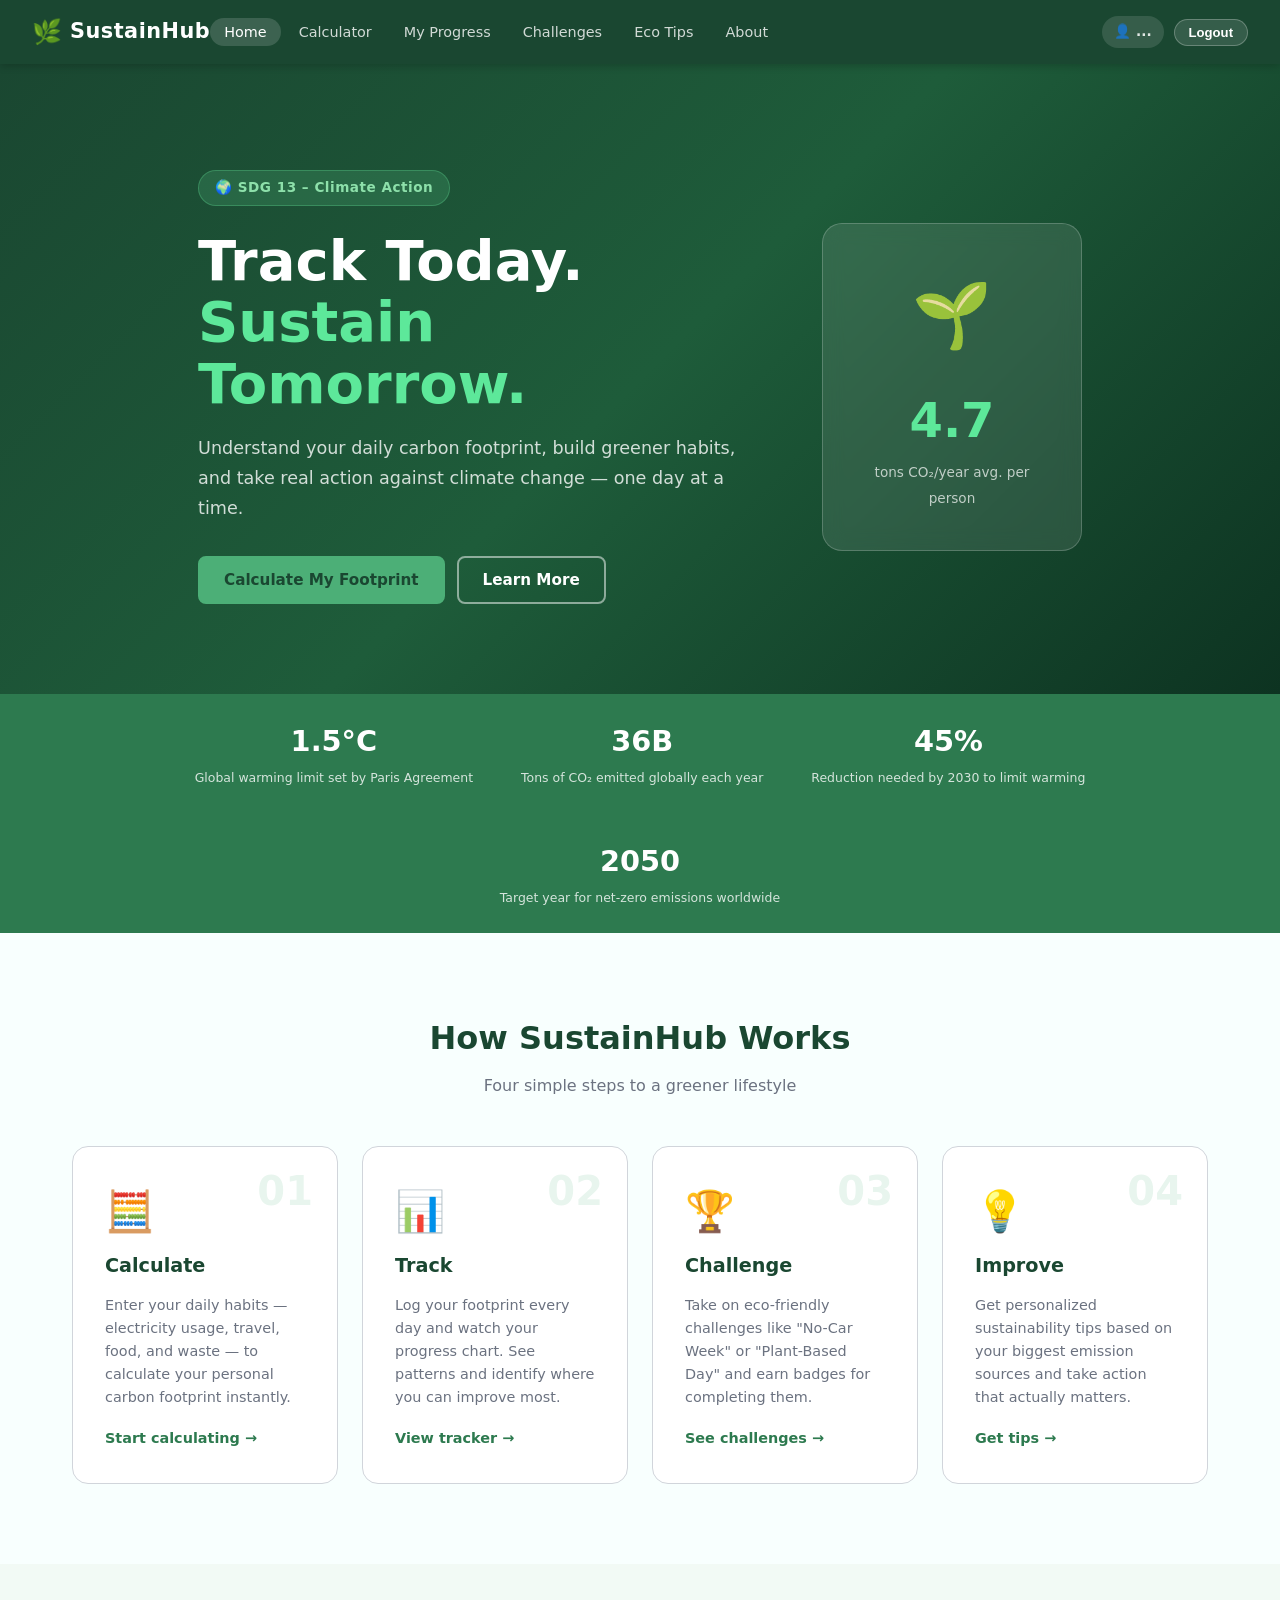
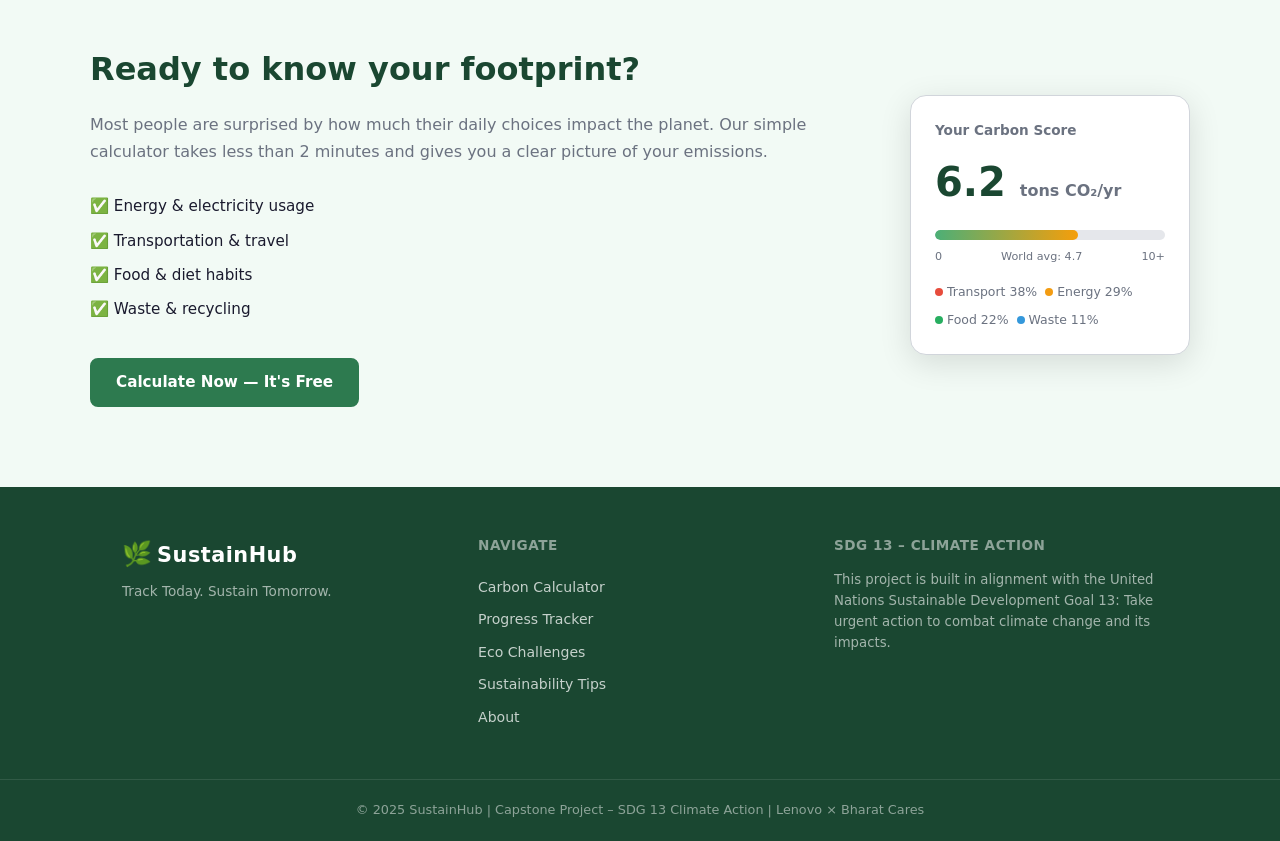
<file: index.html>
<!DOCTYPE html>
<html lang="en">
<head>
  <meta charset="UTF-8" />
  <meta name="viewport" content="width=device-width, initial-scale=1.0" />
  <title>SustainHub – Track Today. Sustain Tomorrow.</title>
  <link rel="stylesheet" href="style.css" />
  <link rel="stylesheet" href="https://cdnjs.cloudflare.com/ajax/libs/font-awesome/6.5.0/css/all.min.css" />
</head>
<body>

  <!-- NAV -->
  <nav class="navbar">
    <div class="nav-brand">
      <span class="leaf-icon">🌿</span>
      <span class="brand-name">SustainHub</span>
    </div>
    <ul class="nav-links">
      <li><a href="index.html" class="active">Home</a></li>
      <li><a href="calculator.html">Calculator</a></li>
      <li><a href="tracker.html">My Progress</a></li>
      <li><a href="challenges.html">Challenges</a></li>
      <li><a href="tips.html">Eco Tips</a></li>
      <li><a href="about.html">About</a></li>
    </ul>
    <button class="hamburger" id="hamburger" aria-label="Menu">&#9776;</button>
    <div class="nav-user">
      <span class="nav-username-badge">👤 <span id="nav-username">...</span></span>
      <button class="btn-logout">Logout</button>
    </div>
  </nav>

  <!-- HERO -->
  <section class="hero">
    <div class="hero-content">
      <div class="hero-badge">🌍 SDG 13 – Climate Action</div>
      <h1>Track Today.<br><span class="highlight">Sustain Tomorrow.</span></h1>
      <p class="hero-sub">Understand your daily carbon footprint, build greener habits, and take real action against climate change — one day at a time.</p>
      <div class="hero-cta">
        <a href="calculator.html" class="btn btn-primary">Calculate My Footprint</a>
        <a href="about.html" class="btn btn-outline">Learn More</a>
      </div>
    </div>
    <div class="hero-visual">
      <div class="earth-card">
        <div class="earth-emoji">🌱</div>
        <div class="earth-stat">
          <span class="stat-num" id="co2-counter">4.7</span>
          <span class="stat-label">tons CO₂/year avg. per person</span>
        </div>
      </div>
    </div>
  </section>

  <!-- STATS STRIP -->
  <section class="stats-strip">
    <div class="stat-item">
      <span class="stat-big">1.5°C</span>
      <span class="stat-desc">Global warming limit set by Paris Agreement</span>
    </div>
    <div class="stat-item">
      <span class="stat-big">36B</span>
      <span class="stat-desc">Tons of CO₂ emitted globally each year</span>
    </div>
    <div class="stat-item">
      <span class="stat-big">45%</span>
      <span class="stat-desc">Reduction needed by 2030 to limit warming</span>
    </div>
    <div class="stat-item">
      <span class="stat-big">2050</span>
      <span class="stat-desc">Target year for net-zero emissions worldwide</span>
    </div>
  </section>

  <!-- HOW IT WORKS -->
  <section class="section how-it-works">
    <h2 class="section-title">How SustainHub Works</h2>
    <p class="section-sub">Four simple steps to a greener lifestyle</p>
    <div class="steps-grid">
      <div class="step-card">
        <div class="step-icon">🧮</div>
        <div class="step-num">01</div>
        <h3>Calculate</h3>
        <p>Enter your daily habits — electricity usage, travel, food, and waste — to calculate your personal carbon footprint instantly.</p>
        <a href="calculator.html" class="step-link">Start calculating →</a>
      </div>
      <div class="step-card">
        <div class="step-icon">📊</div>
        <div class="step-num">02</div>
        <h3>Track</h3>
        <p>Log your footprint every day and watch your progress chart. See patterns and identify where you can improve most.</p>
        <a href="tracker.html" class="step-link">View tracker →</a>
      </div>
      <div class="step-card">
        <div class="step-icon">🏆</div>
        <div class="step-num">03</div>
        <h3>Challenge</h3>
        <p>Take on eco-friendly challenges like "No-Car Week" or "Plant-Based Day" and earn badges for completing them.</p>
        <a href="challenges.html" class="step-link">See challenges →</a>
      </div>
      <div class="step-card">
        <div class="step-icon">💡</div>
        <div class="step-num">04</div>
        <h3>Improve</h3>
        <p>Get personalized sustainability tips based on your biggest emission sources and take action that actually matters.</p>
        <a href="tips.html" class="step-link">Get tips →</a>
      </div>
    </div>
  </section>

  <!-- QUICK CALCULATOR TEASER -->
  <section class="section quick-calc">
    <div class="quick-calc-inner">
      <div class="quick-calc-text">
        <h2>Ready to know your footprint?</h2>
        <p>Most people are surprised by how much their daily choices impact the planet. Our simple calculator takes less than 2 minutes and gives you a clear picture of your emissions.</p>
        <ul class="feature-list">
          <li>✅ Energy & electricity usage</li>
          <li>✅ Transportation & travel</li>
          <li>✅ Food & diet habits</li>
          <li>✅ Waste & recycling</li>
        </ul>
        <a href="calculator.html" class="btn btn-primary">Calculate Now — It's Free</a>
      </div>
      <div class="quick-calc-img">
        <div class="preview-card">
          <div class="preview-header">Your Carbon Score</div>
          <div class="preview-score">6.2 <span>tons CO₂/yr</span></div>
          <div class="preview-bar-wrap">
            <div class="preview-bar" style="width:62%"></div>
          </div>
          <div class="preview-legend">
            <span>0</span><span>World avg: 4.7</span><span>10+</span>
          </div>
          <div class="preview-sources">
            <div class="ps-item"><span class="ps-dot" style="background:#e74c3c"></span>Transport 38%</div>
            <div class="ps-item"><span class="ps-dot" style="background:#f39c12"></span>Energy 29%</div>
            <div class="ps-item"><span class="ps-dot" style="background:#27ae60"></span>Food 22%</div>
            <div class="ps-item"><span class="ps-dot" style="background:#3498db"></span>Waste 11%</div>
          </div>
        </div>
      </div>
    </div>
  </section>

  <!-- FOOTER -->
  <footer class="footer">
    <div class="footer-inner">
      <div class="footer-brand">
        <span class="leaf-icon">🌿</span>
        <span class="brand-name">SustainHub</span>
        <p>Track Today. Sustain Tomorrow.</p>
      </div>
      <div class="footer-links">
        <h4>Navigate</h4>
        <a href="calculator.html">Carbon Calculator</a>
        <a href="tracker.html">Progress Tracker</a>
        <a href="challenges.html">Eco Challenges</a>
        <a href="tips.html">Sustainability Tips</a>
        <a href="about.html">About</a>
      </div>
      <div class="footer-sdg">
        <h4>SDG 13 – Climate Action</h4>
        <p>This project is built in alignment with the United Nations Sustainable Development Goal 13: Take urgent action to combat climate change and its impacts.</p>
      </div>
    </div>
    <div class="footer-bottom">
      <p>© 2025 SustainHub | Capstone Project – SDG 13 Climate Action | Lenovo × Bharat Cares</p>
    </div>
  </footer>

  <script type="module">
  <script type="module" src="app.js"></script>
</body>
</html>
</file>
<file: style.css>
/* ============================================================
   SustainHub – style.css
   SDG 13 Climate Action | Capstone Project
   ============================================================ */

/* RESET & BASE */
*, *::before, *::after { box-sizing: border-box; margin: 0; padding: 0; }

:root {
  --green-dark:  #1a4731;
  --green-mid:   #2d7a4f;
  --green-light: #4caf77;
  --green-pale:  #e8f5ee;
  --green-xpale: #f2faf5;
  --amber:       #f59e0b;
  --red:         #e74c3c;
  --blue:        #3498db;
  --text-main:   #1a1a2e;
  --text-muted:  #6b7280;
  --border:      #d1d5db;
  --white:       #ffffff;
  --shadow:      0 2px 12px rgba(0,0,0,0.08);
  --shadow-lg:   0 8px 32px rgba(0,0,0,0.12);
  --radius:      10px;
  --radius-lg:   16px;
  --nav-h:       64px;
}

html { scroll-behavior: smooth; }

body {
  font-family: 'Segoe UI', system-ui, -apple-system, sans-serif;
  color: var(--text-main);
  background: #f8fffe;
  font-size: 16px;
  line-height: 1.6;
}

/* ===================== NAVBAR ===================== */
.navbar {
  position: sticky;
  top: 0;
  z-index: 1000;
  background: var(--green-dark);
  height: var(--nav-h);
  display: flex;
  align-items: center;
  justify-content: space-between;
  padding: 0 2rem;
  box-shadow: 0 2px 8px rgba(0,0,0,0.2);
}

.nav-brand {
  display: flex;
  align-items: center;
  gap: 8px;
  text-decoration: none;
}

.leaf-icon { font-size: 1.5rem; }

.brand-name {
  font-size: 1.3rem;
  font-weight: 700;
  color: var(--white);
  letter-spacing: 0.5px;
}

.nav-links {
  display: flex;
  list-style: none;
  gap: 0.25rem;
}

.nav-links a {
  color: rgba(255,255,255,0.8);
  text-decoration: none;
  padding: 6px 14px;
  border-radius: 20px;
  font-size: 0.9rem;
  transition: all 0.2s;
}

.nav-links a:hover,
.nav-links a.active {
  color: var(--white);
  background: rgba(255,255,255,0.15);
}

.hamburger {
  display: none;
  background: none;
  border: none;
  color: white;
  font-size: 1.5rem;
  cursor: pointer;
}

/* ===================== BUTTONS ===================== */
.btn {
  display: inline-flex;
  align-items: center;
  gap: 8px;
  padding: 10px 24px;
  border-radius: 8px;
  font-size: 0.95rem;
  font-weight: 600;
  text-decoration: none;
  cursor: pointer;
  border: 2px solid transparent;
  transition: all 0.2s;
  white-space: nowrap;
}

.btn-primary {
  background: var(--green-mid);
  color: white;
  border-color: var(--green-mid);
}

.btn-primary:hover {
  background: var(--green-dark);
  border-color: var(--green-dark);
  transform: translateY(-1px);
}

.btn-outline {
  background: transparent;
  color: var(--green-mid);
  border-color: var(--green-mid);
}

.btn-outline:hover {
  background: var(--green-pale);
}

.btn-row {
  display: flex;
  gap: 12px;
  flex-wrap: wrap;
  margin-top: 1rem;
}

/* ===================== HERO ===================== */
.hero {
  background: linear-gradient(135deg, var(--green-dark) 0%, #1e5c3a 50%, #0d3321 100%);
  color: white;
  padding: 5rem 2rem 4rem;
  display: flex;
  align-items: center;
  justify-content: center;
  gap: 4rem;
  min-height: 70vh;
}

.hero-content { max-width: 560px; }

.hero-badge {
  display: inline-block;
  background: rgba(76, 175, 119, 0.25);
  border: 1px solid rgba(76,175,119,0.5);
  color: #8de0aa;
  padding: 6px 16px;
  border-radius: 20px;
  font-size: 0.85rem;
  font-weight: 600;
  margin-bottom: 1.5rem;
  letter-spacing: 0.5px;
}

.hero h1 {
  font-size: clamp(2.2rem, 5vw, 3.5rem);
  font-weight: 800;
  line-height: 1.1;
  margin-bottom: 1.2rem;
  color: white;
}

.hero h1 .highlight {
  color: #5de89a;
}

.hero-sub {
  font-size: 1.1rem;
  line-height: 1.7;
  color: rgba(255,255,255,0.8);
  margin-bottom: 2rem;
}

.hero-cta { display: flex; gap: 12px; flex-wrap: wrap; }

.hero-cta .btn-primary {
  background: var(--green-light);
  border-color: var(--green-light);
  color: var(--green-dark);
  font-weight: 700;
}

.hero-cta .btn-primary:hover {
  background: #5de89a;
  border-color: #5de89a;
}

.hero-cta .btn-outline {
  color: white;
  border-color: rgba(255,255,255,0.5);
}

.hero-cta .btn-outline:hover { background: rgba(255,255,255,0.1); }

.hero-visual { flex-shrink: 0; }

.earth-card {
  background: rgba(255,255,255,0.1);
  border: 1px solid rgba(255,255,255,0.2);
  border-radius: 20px;
  padding: 2.5rem;
  text-align: center;
  backdrop-filter: blur(10px);
  width: 260px;
}

.earth-emoji { font-size: 4rem; margin-bottom: 1rem; }

.stat-num {
  display: block;
  font-size: 3rem;
  font-weight: 800;
  color: #5de89a;
}

.stat-label {
  font-size: 0.85rem;
  color: rgba(255,255,255,0.7);
}

/* ===================== STATS STRIP ===================== */
.stats-strip {
  background: var(--green-mid);
  padding: 1.5rem 2rem;
  display: flex;
  justify-content: center;
  gap: 3rem;
  flex-wrap: wrap;
}

.stat-item { text-align: center; }

.stat-big {
  display: block;
  font-size: 1.8rem;
  font-weight: 800;
  color: white;
}

.stat-desc {
  font-size: 0.78rem;
  color: rgba(255,255,255,0.8);
  max-width: 120px;
}

/* ===================== SECTIONS ===================== */
.section {
  padding: 5rem 2rem;
  max-width: 1200px;
  margin: 0 auto;
}

.section-title {
  font-size: 2rem;
  font-weight: 800;
  color: var(--green-dark);
  text-align: center;
  margin-bottom: 0.5rem;
}

.section-sub {
  text-align: center;
  color: var(--text-muted);
  margin-bottom: 3rem;
}

/* STEPS GRID */
.steps-grid {
  display: grid;
  grid-template-columns: repeat(auto-fit, minmax(220px, 1fr));
  gap: 1.5rem;
}

.step-card {
  background: white;
  border: 1px solid var(--border);
  border-radius: var(--radius-lg);
  padding: 2rem;
  position: relative;
  transition: box-shadow 0.2s, transform 0.2s;
}

.step-card:hover {
  box-shadow: var(--shadow-lg);
  transform: translateY(-3px);
}

.step-icon { font-size: 2.5rem; margin-bottom: 0.5rem; }

.step-num {
  position: absolute;
  top: 1.5rem;
  right: 1.5rem;
  font-size: 2.5rem;
  font-weight: 900;
  color: var(--green-pale);
  line-height: 1;
}

.step-card h3 {
  font-size: 1.2rem;
  font-weight: 700;
  color: var(--green-dark);
  margin-bottom: 0.75rem;
}

.step-card p { color: var(--text-muted); font-size: 0.9rem; margin-bottom: 1rem; }

.step-link {
  color: var(--green-mid);
  text-decoration: none;
  font-weight: 600;
  font-size: 0.9rem;
}

.step-link:hover { text-decoration: underline; }

/* QUICK CALC */
.quick-calc {
  background: var(--green-xpale);
  max-width: 100%;
  padding: 5rem 2rem;
}

.quick-calc-inner {
  max-width: 1100px;
  margin: 0 auto;
  display: flex;
  align-items: center;
  gap: 4rem;
  flex-wrap: wrap;
}

.quick-calc-text { flex: 1; min-width: 280px; }

.quick-calc-text h2 {
  font-size: 2rem;
  font-weight: 800;
  color: var(--green-dark);
  margin-bottom: 1rem;
}

.quick-calc-text p { color: var(--text-muted); margin-bottom: 1.5rem; line-height: 1.7; }

.feature-list {
  list-style: none;
  margin-bottom: 2rem;
}

.feature-list li {
  padding: 5px 0;
  color: var(--text-main);
  font-size: 0.95rem;
}

.quick-calc-img { flex-shrink: 0; }

.preview-card {
  background: white;
  border: 1px solid var(--border);
  border-radius: 16px;
  padding: 1.5rem;
  width: 280px;
  box-shadow: var(--shadow-lg);
}

.preview-header {
  font-size: 0.85rem;
  color: var(--text-muted);
  margin-bottom: 0.5rem;
  font-weight: 600;
}

.preview-score {
  font-size: 2.5rem;
  font-weight: 800;
  color: var(--green-dark);
  margin-bottom: 1rem;
}

.preview-score span { font-size: 1rem; color: var(--text-muted); }

.preview-bar-wrap {
  height: 10px;
  background: #e5e7eb;
  border-radius: 10px;
  margin-bottom: 0.5rem;
  overflow: hidden;
}

.preview-bar {
  height: 100%;
  background: linear-gradient(90deg, #4caf77, #f59e0b);
  border-radius: 10px;
}

.preview-legend {
  display: flex;
  justify-content: space-between;
  font-size: 0.7rem;
  color: var(--text-muted);
  margin-bottom: 1rem;
}

.preview-sources { display: flex; flex-wrap: wrap; gap: 8px; }

.ps-item {
  display: flex;
  align-items: center;
  gap: 4px;
  font-size: 0.78rem;
  color: var(--text-muted);
}

.ps-dot {
  width: 8px;
  height: 8px;
  border-radius: 50%;
  flex-shrink: 0;
}

/* ===================== PAGE HEADER ===================== */
.page-header {
  background: var(--green-dark);
  color: white;
  padding: 3rem 2rem 2.5rem;
  text-align: center;
}

.page-header h1 { font-size: 2rem; font-weight: 800; margin-bottom: 0.5rem; }
.page-header p { color: rgba(255,255,255,0.75); }

/* ===================== CALCULATOR ===================== */
.calc-container {
  max-width: 720px;
  margin: 2.5rem auto;
  padding: 0 1.5rem 4rem;
}

/* Progress Bar */
.calc-progress {
  display: flex;
  align-items: center;
  margin-bottom: 2.5rem;
}

.prog-step {
  display: flex;
  flex-direction: column;
  align-items: center;
  gap: 4px;
}

.prog-circle {
  width: 38px;
  height: 38px;
  border-radius: 50%;
  background: #e5e7eb;
  color: var(--text-muted);
  font-weight: 700;
  display: flex;
  align-items: center;
  justify-content: center;
  font-size: 0.9rem;
  transition: all 0.3s;
}

.prog-step.active .prog-circle,
.prog-step.done .prog-circle {
  background: var(--green-mid);
  color: white;
}

.prog-step span { font-size: 0.75rem; color: var(--text-muted); font-weight: 500; }
.prog-step.active span { color: var(--green-mid); font-weight: 700; }

.prog-line {
  flex: 1;
  height: 3px;
  background: #e5e7eb;
  margin: 0 8px;
  margin-bottom: 16px;
}

/* Steps */
.calc-step {
  display: none;
  background: white;
  border: 1px solid var(--border);
  border-radius: var(--radius-lg);
  padding: 2rem;
  box-shadow: var(--shadow);
}

.calc-step.active { display: block; }

.calc-step h2 {
  font-size: 1.4rem;
  font-weight: 700;
  color: var(--green-dark);
  margin-bottom: 1.5rem;
  padding-bottom: 0.75rem;
  border-bottom: 2px solid var(--green-pale);
}

.form-group { margin-bottom: 1.4rem; }

.form-group label {
  display: block;
  font-weight: 600;
  margin-bottom: 0.4rem;
  color: var(--text-main);
  font-size: 0.9rem;
}

.form-group input,
.form-group select {
  width: 100%;
  padding: 10px 14px;
  border: 1.5px solid var(--border);
  border-radius: var(--radius);
  font-size: 0.95rem;
  color: var(--text-main);
  background: white;
  transition: border-color 0.2s;
  appearance: auto;
}

.form-group input:focus,
.form-group select:focus {
  outline: none;
  border-color: var(--green-mid);
  box-shadow: 0 0 0 3px rgba(45,122,79,0.12);
}

.form-group small { color: var(--text-muted); font-size: 0.8rem; margin-top: 4px; display: block; }

/* RESULTS */
.result-card {
  background: white;
  border: 1px solid var(--border);
  border-radius: var(--radius-lg);
  padding: 2rem;
  box-shadow: var(--shadow);
}

.result-score-wrap {
  text-align: center;
  margin-bottom: 1.5rem;
}

.result-emoji { font-size: 3.5rem; margin-bottom: 0.5rem; }

.result-score {
  font-size: 4rem;
  font-weight: 900;
  color: var(--green-dark);
  line-height: 1;
}

.result-unit {
  color: var(--text-muted);
  font-size: 0.9rem;
  margin-top: 4px;
}

.result-level {
  text-align: center;
  font-size: 1.1rem;
  font-weight: 700;
  padding: 10px 20px;
  border-radius: 20px;
  margin: 1rem auto;
  max-width: 300px;
}

.result-compare {
  display: grid;
  grid-template-columns: repeat(2, 1fr);
  gap: 12px;
  margin: 1.5rem 0;
}

.compare-item {
  background: var(--green-xpale);
  border-radius: var(--radius);
  padding: 12px;
  display: flex;
  flex-direction: column;
}

.cmp-label { font-size: 0.75rem; color: var(--text-muted); font-weight: 600; }
.cmp-val { font-size: 1.1rem; font-weight: 700; color: var(--green-dark); margin-top: 4px; }

.breakdown-title {
  font-weight: 700;
  color: var(--green-dark);
  margin-bottom: 0.75rem;
}

.bd-item {
  display: flex;
  align-items: center;
  gap: 10px;
  margin-bottom: 10px;
}

.bd-label {
  width: 100px;
  font-size: 0.85rem;
  font-weight: 600;
  color: var(--text-muted);
  flex-shrink: 0;
}

.bd-bar-wrap {
  flex: 1;
  height: 14px;
  background: #e5e7eb;
  border-radius: 7px;
  overflow: hidden;
}

.bd-bar {
  height: 100%;
  border-radius: 7px;
  transition: width 0.8s ease;
}

.energy-bar { background: #f59e0b; }
.transport-bar { background: #e74c3c; }
.food-bar { background: #27ae60; }
.waste-bar { background: var(--blue); }

.bd-val { font-size: 0.85rem; font-weight: 700; color: var(--text-muted); width: 60px; text-align: right; }

.result-message {
  background: var(--green-pale);
  border-left: 4px solid var(--green-mid);
  padding: 1rem;
  border-radius: 0 var(--radius) var(--radius) 0;
  font-size: 0.9rem;
  color: var(--green-dark);
  line-height: 1.6;
  margin-top: 1.5rem;
}

/* ===================== TRACKER ===================== */
.tracker-container {
  max-width: 900px;
  margin: 2rem auto;
  padding: 0 1.5rem 4rem;
}

.tracker-container h2 {
  font-size: 1.3rem;
  font-weight: 700;
  color: var(--green-dark);
  margin-bottom: 1rem;
}

.summary-grid {
  display: grid;
  grid-template-columns: repeat(auto-fit, minmax(160px, 1fr));
  gap: 1rem;
  margin-bottom: 2.5rem;
}

.summary-card {
  background: white;
  border: 1px solid var(--border);
  border-radius: var(--radius-lg);
  padding: 1.5rem;
  text-align: center;
  box-shadow: var(--shadow);
}

.sum-icon { font-size: 2rem; margin-bottom: 0.5rem; }
.sum-val { font-size: 1.8rem; font-weight: 800; color: var(--green-dark); }
.sum-label { font-size: 0.75rem; color: var(--text-muted); margin-top: 4px; }

.log-section, .chart-section, .log-table-section, .achieve-section {
  background: white;
  border: 1px solid var(--border);
  border-radius: var(--radius-lg);
  padding: 1.5rem;
  margin-bottom: 1.5rem;
  box-shadow: var(--shadow);
}

.log-form {
  display: flex;
  gap: 12px;
  flex-wrap: wrap;
  align-items: flex-end;
}

.log-field { display: flex; flex-direction: column; gap: 4px; }
.log-field label { font-size: 0.8rem; font-weight: 600; color: var(--text-muted); }

.log-field input {
  padding: 8px 12px;
  border: 1.5px solid var(--border);
  border-radius: var(--radius);
  font-size: 0.9rem;
}

.log-field input:focus {
  outline: none;
  border-color: var(--green-mid);
}

.chart-wrap { position: relative; height: 280px; margin-bottom: 1rem; }
.chart-empty { text-align: center; padding: 2rem; color: var(--text-muted); }
.chart-empty a { margin-top: 1rem; display: inline-block; }

.table-wrap { overflow-x: auto; }

.log-table {
  width: 100%;
  border-collapse: collapse;
  font-size: 0.9rem;
}

.log-table th {
  background: var(--green-pale);
  color: var(--green-dark);
  font-weight: 700;
  padding: 10px 14px;
  text-align: left;
}

.log-table td {
  padding: 10px 14px;
  border-bottom: 1px solid #f0f0f0;
  vertical-align: middle;
}

.log-table tr:hover td { background: var(--green-xpale); }

.level-badge {
  padding: 3px 10px;
  border-radius: 12px;
  font-size: 0.78rem;
  font-weight: 700;
}

.level-excellent { background: #d1fae5; color: #065f46; }
.level-good { background: #dcfce7; color: #166534; }
.level-average { background: #fef9c3; color: #713f12; }
.level-high { background: #fee2e2; color: #991b1b; }

.delete-btn {
  background: none;
  border: none;
  color: #e74c3c;
  cursor: pointer;
  font-size: 1rem;
  padding: 4px;
}

.achieve-grid {
  display: grid;
  grid-template-columns: repeat(auto-fit, minmax(140px, 1fr));
  gap: 1rem;
}

.achieve-card {
  background: var(--green-xpale);
  border: 2px solid var(--green-pale);
  border-radius: var(--radius-lg);
  padding: 1.25rem;
  text-align: center;
  transition: all 0.3s;
}

.achieve-card.unlocked {
  background: white;
  border-color: var(--green-mid);
  box-shadow: 0 0 0 4px rgba(45,122,79,0.1);
}

.achieve-card.locked { opacity: 0.5; filter: grayscale(0.6); }

.ach-icon { font-size: 2rem; margin-bottom: 0.5rem; }
.ach-name { font-weight: 700; font-size: 0.85rem; color: var(--green-dark); }
.ach-desc { font-size: 0.75rem; color: var(--text-muted); margin-top: 4px; }

/* ===================== CHALLENGES ===================== */
.challenges-container {
  max-width: 1000px;
  margin: 2rem auto;
  padding: 0 1.5rem 4rem;
}

.badges-strip {
  background: white;
  border: 1px solid var(--border);
  border-radius: var(--radius-lg);
  padding: 1.5rem;
  margin-bottom: 1.5rem;
  box-shadow: var(--shadow);
}

.badges-strip h2 { font-size: 1.1rem; font-weight: 700; color: var(--green-dark); margin-bottom: 1rem; }

.badges-display { display: flex; gap: 12px; flex-wrap: wrap; align-items: center; }

.badge-empty { color: var(--text-muted); font-size: 0.9rem; font-style: italic; }

.earned-badge {
  font-size: 2rem;
  background: var(--green-pale);
  border-radius: 50%;
  width: 52px;
  height: 52px;
  display: flex;
  align-items: center;
  justify-content: center;
  border: 2px solid var(--green-mid);
  title: attr(data-title);
}

.challenge-filters {
  display: flex;
  gap: 8px;
  flex-wrap: wrap;
  margin-bottom: 1.5rem;
}

.filter-btn {
  padding: 7px 18px;
  border: 1.5px solid var(--border);
  border-radius: 20px;
  background: white;
  font-size: 0.85rem;
  font-weight: 600;
  cursor: pointer;
  transition: all 0.2s;
  color: var(--text-muted);
}

.filter-btn.active,
.filter-btn:hover {
  background: var(--green-mid);
  color: white;
  border-color: var(--green-mid);
}

.challenges-grid {
  display: grid;
  grid-template-columns: repeat(auto-fill, minmax(280px, 1fr));
  gap: 1.25rem;
}

.challenge-card {
  background: white;
  border: 1px solid var(--border);
  border-radius: var(--radius-lg);
  padding: 1.5rem;
  box-shadow: var(--shadow);
  transition: transform 0.2s, box-shadow 0.2s;
  position: relative;
}

.challenge-card:hover {
  transform: translateY(-2px);
  box-shadow: var(--shadow-lg);
}

.challenge-card.completed {
  border-color: var(--green-mid);
  background: var(--green-xpale);
}

.ch-icon { font-size: 2.2rem; margin-bottom: 0.75rem; }

.ch-title {
  font-size: 1rem;
  font-weight: 700;
  color: var(--green-dark);
  margin-bottom: 0.4rem;
}

.ch-desc { font-size: 0.85rem; color: var(--text-muted); margin-bottom: 0.75rem; line-height: 1.5; }

.ch-meta {
  display: flex;
  gap: 10px;
  margin-bottom: 1rem;
  flex-wrap: wrap;
}

.ch-tag {
  padding: 3px 10px;
  border-radius: 12px;
  font-size: 0.75rem;
  font-weight: 700;
  background: var(--green-pale);
  color: var(--green-dark);
}

.ch-tag.hard { background: #fee2e2; color: #991b1b; }
.ch-tag.medium { background: #fef9c3; color: #713f12; }
.ch-tag.easy { background: #d1fae5; color: #065f46; }

.ch-impact {
  font-size: 0.8rem;
  color: var(--green-mid);
  font-weight: 600;
}

.ch-complete-btn {
  width: 100%;
  padding: 8px;
  background: var(--green-mid);
  color: white;
  border: none;
  border-radius: var(--radius);
  font-weight: 700;
  cursor: pointer;
  margin-top: 0.75rem;
  font-size: 0.9rem;
  transition: background 0.2s;
}

.ch-complete-btn:hover { background: var(--green-dark); }
.ch-complete-btn.done { background: #6b7280; cursor: default; }

.ch-completed-badge {
  position: absolute;
  top: 1rem;
  right: 1rem;
  background: var(--green-mid);
  color: white;
  border-radius: 12px;
  padding: 2px 10px;
  font-size: 0.75rem;
  font-weight: 700;
}

/* ===================== TIPS ===================== */
.tips-container {
  max-width: 1000px;
  margin: 2rem auto;
  padding: 0 1.5rem 4rem;
}

.tip-of-day {
  background: var(--green-dark);
  color: white;
  border-radius: var(--radius-lg);
  padding: 2rem;
  margin-bottom: 2rem;
  display: flex;
  align-items: center;
  gap: 1.5rem;
  flex-wrap: wrap;
}

.tod-badge {
  background: rgba(255,255,255,0.15);
  border: 1px solid rgba(255,255,255,0.3);
  padding: 4px 14px;
  border-radius: 20px;
  font-size: 0.85rem;
  font-weight: 600;
  white-space: nowrap;
}

.tod-content {
  flex: 1;
  font-size: 1rem;
  line-height: 1.6;
  color: rgba(255,255,255,0.9);
  min-width: 200px;
}

.tip-of-day .btn-outline {
  color: white;
  border-color: rgba(255,255,255,0.5);
  white-space: nowrap;
}

.tips-grid {
  display: grid;
  grid-template-columns: repeat(auto-fill, minmax(280px, 1fr));
  gap: 1.25rem;
}

.tip-card {
  background: white;
  border: 1px solid var(--border);
  border-radius: var(--radius-lg);
  padding: 1.5rem;
  box-shadow: var(--shadow);
  transition: transform 0.2s;
}

.tip-card:hover { transform: translateY(-2px); }

.tip-cat {
  font-size: 0.75rem;
  font-weight: 700;
  text-transform: uppercase;
  letter-spacing: 0.5px;
  color: var(--text-muted);
  margin-bottom: 0.5rem;
}

.tip-icon { font-size: 1.8rem; margin-bottom: 0.5rem; }
.tip-title { font-size: 0.95rem; font-weight: 700; color: var(--green-dark); margin-bottom: 0.4rem; }
.tip-body { font-size: 0.85rem; color: var(--text-muted); line-height: 1.5; }

.tip-impact {
  margin-top: 0.75rem;
  font-size: 0.8rem;
  color: var(--green-mid);
  font-weight: 600;
}

/* ===================== ABOUT ===================== */
.about-container {
  max-width: 860px;
  margin: 2rem auto;
  padding: 0 1.5rem 4rem;
}

.about-section {
  background: white;
  border: 1px solid var(--border);
  border-radius: var(--radius-lg);
  padding: 2rem;
  margin-bottom: 1.5rem;
  box-shadow: var(--shadow);
}

.about-section h2 {
  font-size: 1.4rem;
  font-weight: 700;
  color: var(--green-dark);
  margin-bottom: 1rem;
  padding-bottom: 0.75rem;
  border-bottom: 2px solid var(--green-pale);
}

.about-section p {
  color: var(--text-muted);
  line-height: 1.7;
  margin-top: 0.75rem;
}

.sdg-card {
  display: flex;
  gap: 1.5rem;
  background: var(--green-pale);
  border-radius: var(--radius);
  padding: 1.5rem;
  margin-bottom: 1rem;
  align-items: flex-start;
}

.sdg-num {
  background: #1a9c4f;
  color: white;
  font-size: 2rem;
  font-weight: 900;
  width: 60px;
  height: 60px;
  border-radius: 12px;
  display: flex;
  align-items: center;
  justify-content: center;
  flex-shrink: 0;
}

.sdg-info h3 { color: var(--green-dark); font-size: 1rem; margin-bottom: 0.5rem; }

.problem-card { display: flex; flex-direction: column; gap: 1rem; }

.prob-item {
  border-left: 3px solid var(--green-mid);
  padding-left: 1rem;
}

.prob-q {
  font-weight: 700;
  color: var(--green-dark);
  display: block;
  margin-bottom: 0.25rem;
  font-size: 0.9rem;
}

.prob-item p { margin-top: 0; font-size: 0.9rem; }

.solution-grid {
  display: grid;
  grid-template-columns: repeat(auto-fit, minmax(180px, 1fr));
  gap: 1rem;
  margin-top: 1rem;
}

.sol-card {
  background: var(--green-xpale);
  border-radius: var(--radius);
  padding: 1.25rem;
  text-align: center;
}

.sol-icon { font-size: 2rem; margin-bottom: 0.5rem; }
.sol-card h3 { font-size: 0.95rem; color: var(--green-dark); font-weight: 700; margin-bottom: 0.4rem; }
.sol-card p { font-size: 0.82rem; margin-top: 0; }

.tech-stack { display: flex; flex-direction: column; gap: 0.75rem; margin-top: 0.5rem; }

.tech-item {
  display: flex;
  align-items: flex-start;
  gap: 1rem;
  background: var(--green-xpale);
  border-radius: var(--radius);
  padding: 1rem;
}

.tech-icon { font-size: 1.5rem; flex-shrink: 0; margin-top: 2px; }
.tech-item strong { display: block; color: var(--green-dark); font-size: 0.9rem; }
.tech-item p { font-size: 0.85rem; margin-top: 2px; }

.future-list {
  list-style: none;
  display: grid;
  grid-template-columns: repeat(auto-fit, minmax(240px, 1fr));
  gap: 0.6rem;
  margin-top: 0.5rem;
}

.future-list li {
  background: var(--green-xpale);
  padding: 10px 14px;
  border-radius: var(--radius);
  font-size: 0.88rem;
  color: var(--text-main);
}

.info-table {
  width: 100%;
  border-collapse: collapse;
  font-size: 0.9rem;
  margin-top: 0.5rem;
}

.info-table td {
  padding: 10px 14px;
  border-bottom: 1px solid #f0f0f0;
}

.info-table td:first-child {
  color: var(--text-muted);
  font-weight: 600;
  width: 40%;
}

/* ===================== FOOTER ===================== */
.footer {
  background: var(--green-dark);
  color: white;
}

.footer-inner {
  max-width: 1100px;
  margin: 0 auto;
  padding: 3rem 2rem;
  display: grid;
  grid-template-columns: repeat(auto-fit, minmax(200px, 1fr));
  gap: 2rem;
}

.footer-brand p {
  font-size: 0.85rem;
  color: rgba(255,255,255,0.6);
  margin-top: 0.5rem;
}

.footer-links h4,
.footer-sdg h4 {
  font-size: 0.85rem;
  font-weight: 700;
  color: rgba(255,255,255,0.5);
  text-transform: uppercase;
  letter-spacing: 0.5px;
  margin-bottom: 0.75rem;
}

.footer-links { display: flex; flex-direction: column; gap: 4px; }

.footer-links a {
  color: rgba(255,255,255,0.75);
  text-decoration: none;
  font-size: 0.88rem;
  padding: 3px 0;
}

.footer-links a:hover { color: white; }

.footer-sdg p {
  font-size: 0.83rem;
  color: rgba(255,255,255,0.6);
  line-height: 1.6;
}

.footer-bottom {
  border-top: 1px solid rgba(255,255,255,0.1);
  text-align: center;
  padding: 1.25rem 2rem;
  font-size: 0.8rem;
  color: rgba(255,255,255,0.5);
}

/* ===================== TOAST ===================== */
.toast {
  position: fixed;
  bottom: 2rem;
  right: 2rem;
  background: var(--green-dark);
  color: white;
  padding: 12px 20px;
  border-radius: 10px;
  font-size: 0.9rem;
  font-weight: 600;
  box-shadow: var(--shadow-lg);
  z-index: 9999;
  animation: slideIn 0.3s ease;
  max-width: 320px;
}

@keyframes slideIn {
  from { transform: translateY(20px); opacity: 0; }
  to { transform: translateY(0); opacity: 1; }
}

/* ===================== RESPONSIVE ===================== */
@media (max-width: 768px) {
  .nav-links { display: none; position: absolute; top: var(--nav-h); left: 0; right: 0; background: var(--green-dark); flex-direction: column; padding: 1rem; gap: 0; }
  .nav-links.open { display: flex; }
  .nav-links li a { display: block; padding: 10px 1rem; border-radius: 8px; }
  .hamburger { display: block; }

  .hero { flex-direction: column; gap: 2rem; padding: 3rem 1.5rem; min-height: auto; text-align: center; }
  .hero-cta { justify-content: center; }
  .hero-visual { width: 100%; display: flex; justify-content: center; }
  .earth-card { width: 220px; }

  .stats-strip { gap: 1.5rem; }

  .quick-calc-inner { flex-direction: column; gap: 2rem; }
  .quick-calc-img { width: 100%; display: flex; justify-content: center; }
  .preview-card { width: 100%; max-width: 320px; }

  .result-compare { grid-template-columns: 1fr; }

  .log-form { flex-direction: column; }
  .log-field { width: 100%; }

  .tip-of-day { flex-direction: column; }

  .calc-progress span { display: none; }
}

/* ===================== AUTH PAGE ===================== */
.auth-page {
  background: linear-gradient(135deg, #1a4731 0%, #2d7a4f 100%);
  min-height: 100vh;
  display: flex;
  align-items: center;
  justify-content: center;
}

.auth-wrapper {
  width: 100%;
  max-width: 460px;
  padding: 2rem 1.5rem;
  display: flex;
  flex-direction: column;
  align-items: center;
  gap: 1.5rem;
}

.auth-brand {
  text-align: center;
  color: white;
}

.auth-brand span { font-size: 3rem; }
.auth-brand h1 { font-size: 2rem; font-weight: 800; margin: 0.25rem 0; }
.auth-brand p { color: rgba(255,255,255,0.7); font-size: 0.9rem; }

.auth-card {
  background: white;
  border-radius: 20px;
  padding: 2rem;
  width: 100%;
  box-shadow: 0 20px 60px rgba(0,0,0,0.25);
}

.auth-tabs {
  display: flex;
  gap: 0;
  background: #f3f4f6;
  border-radius: 10px;
  padding: 4px;
  margin-bottom: 1.5rem;
}

.auth-tab {
  flex: 1;
  padding: 8px;
  border: none;
  background: transparent;
  border-radius: 8px;
  font-weight: 600;
  font-size: 0.9rem;
  cursor: pointer;
  color: var(--text-muted);
  transition: all 0.2s;
}

.auth-tab.active {
  background: white;
  color: var(--green-dark);
  box-shadow: 0 1px 4px rgba(0,0,0,0.1);
}

.auth-form { display: none; }
.auth-form.active { display: block; }

.auth-form h2 {
  font-size: 1.4rem;
  font-weight: 800;
  color: var(--green-dark);
  margin-bottom: 0.25rem;
}

.auth-sub { color: var(--text-muted); font-size: 0.88rem; margin-bottom: 1.25rem; }

.auth-field { margin-bottom: 1rem; }
.auth-field label { display: block; font-weight: 600; font-size: 0.85rem; margin-bottom: 0.35rem; color: var(--text-main); }
.auth-field input { width: 100%; padding: 10px 14px; border: 1.5px solid var(--border); border-radius: 8px; font-size: 0.95rem; transition: border-color 0.2s; }
.auth-field input:focus { outline: none; border-color: var(--green-mid); box-shadow: 0 0 0 3px rgba(45,122,79,0.12); }

.auth-btn { width: 100%; justify-content: center; padding: 12px; font-size: 1rem; margin-top: 0.5rem; }

.auth-error {
  background: #fee2e2;
  color: #991b1b;
  border-radius: 8px;
  padding: 10px 14px;
  font-size: 0.85rem;
  margin-bottom: 0.75rem;
  border: 1px solid #fecaca;
}

.auth-divider {
  text-align: center;
  position: relative;
  margin: 1rem 0;
  color: var(--text-muted);
  font-size: 0.8rem;
}
.auth-divider::before, .auth-divider::after {
  content: '';
  position: absolute;
  top: 50%;
  width: 42%;
  height: 1px;
  background: var(--border);
}
.auth-divider::before { left: 0; }
.auth-divider::after  { right: 0; }

.btn-google {
  display: flex;
  align-items: center;
  justify-content: center;
  gap: 10px;
  width: 100%;
  padding: 10px;
  border: 1.5px solid var(--border);
  border-radius: 8px;
  background: white;
  font-weight: 600;
  font-size: 0.9rem;
  cursor: pointer;
  transition: background 0.2s;
  color: var(--text-main);
}
.btn-google:hover { background: #f9fafb; }

.auth-switch { text-align: center; font-size: 0.85rem; color: var(--text-muted); margin-top: 1rem; }
.auth-switch a { color: var(--green-mid); font-weight: 600; cursor: pointer; }
.auth-switch a:hover { text-decoration: underline; }

.auth-footer { color: rgba(255,255,255,0.5); font-size: 0.78rem; text-align: center; }

/* ===================== NAV USER ===================== */
.nav-user {
  display: flex;
  align-items: center;
  gap: 10px;
  margin-left: auto;
}

.nav-username-badge {
  color: rgba(255,255,255,0.85);
  font-size: 0.85rem;
  font-weight: 600;
  background: rgba(255,255,255,0.12);
  padding: 5px 12px;
  border-radius: 20px;
}

.btn-logout {
  background: rgba(255,255,255,0.12);
  border: 1px solid rgba(255,255,255,0.25);
  color: white;
  padding: 5px 14px;
  border-radius: 20px;
  font-size: 0.82rem;
  font-weight: 600;
  cursor: pointer;
  transition: background 0.2s;
}
.btn-logout:hover { background: rgba(255,0,0,0.25); }

/* ===================== GLOBAL LOADER ===================== */
.global-loader {
  position: fixed;
  top: 0; left: 0; right: 0; bottom: 0;
  background: rgba(0,0,0,0.35);
  display: flex;
  align-items: center;
  justify-content: center;
  z-index: 9999;
  color: white;
  font-size: 1.1rem;
  font-weight: 700;
  backdrop-filter: blur(3px);
  gap: 12px;
}
.global-loader::before {
  content: '🌿';
  animation: spin 1s linear infinite;
  display: inline-block;
}
@keyframes spin { to { transform: rotate(360deg); } }

@media (max-width: 768px) {
  .nav-user { display: none; }
  .nav-username-badge { display: none; }
}
</file>
